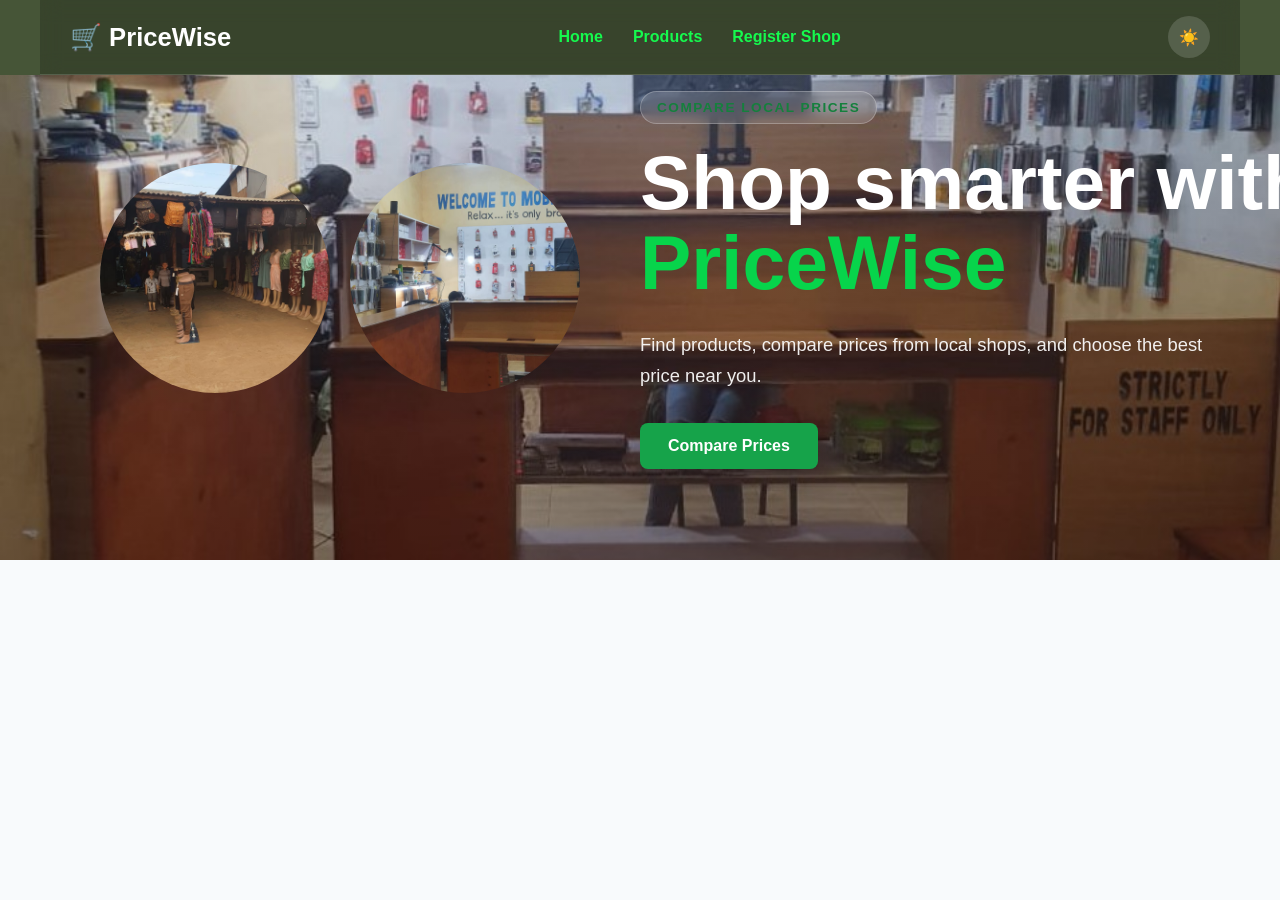
<file: index.html>
<!DOCTYPE html>
<html lang="en">

<head>
    <meta charset="UTF-8">
    <meta name="viewport" content="width=device-width, initial-scale=1.0">

    <title>PriceWise</title>

    <link rel="stylesheet" href="css/style.css">
</head>

<body>

    <header>
        <nav>

           
            <div class="logo">
                🛒 PriceWise
            </div>

           
            <button class="menu-button" onclick="toggleMenu()">
                ☰
            </button>

            
            <ul id="navLinks">
                <li><a href="index.html">Home</a></li>
                <li><a href="products.html">Products</a></li>
                <li><a href="shop-form.html">Register Shop</a></li>
            </ul>

            
            <button id="theme-toggle" class="theme-btn">
                ☀️
            </button>

        </nav>
    </header>


    <main>

        <section class="hero" id="home">
        
            
            <div class="hero-images">
        
                <div class="image-card">
                    <img src="images/9.jpeg" alt="Local shop">
                </div>
                <div class="image-card">
                    <img src="images/local-shop.jpeg" alt="Local shop">

                </div>
        
            </div>
        
        
            
            <div class="hero-content">
        
                <p class="hero-small-text">
                    COMPARE LOCAL PRICES
                </p>
        
                <h1 class="typing">
                    Shop smarter with
                    <span>PriceWise</span>
                </h1>
        
                <p class="hero-description">
                    Find products, compare prices from local shops,
                    and choose the best price near you.
                </p>
        
                <a href="products.html" class="hero-button">
                    Compare Prices
                </a>
        
            </div>
        
        </section>

    </main>

    <script src="js/script.js"></script>

</body>

</html>
</file>
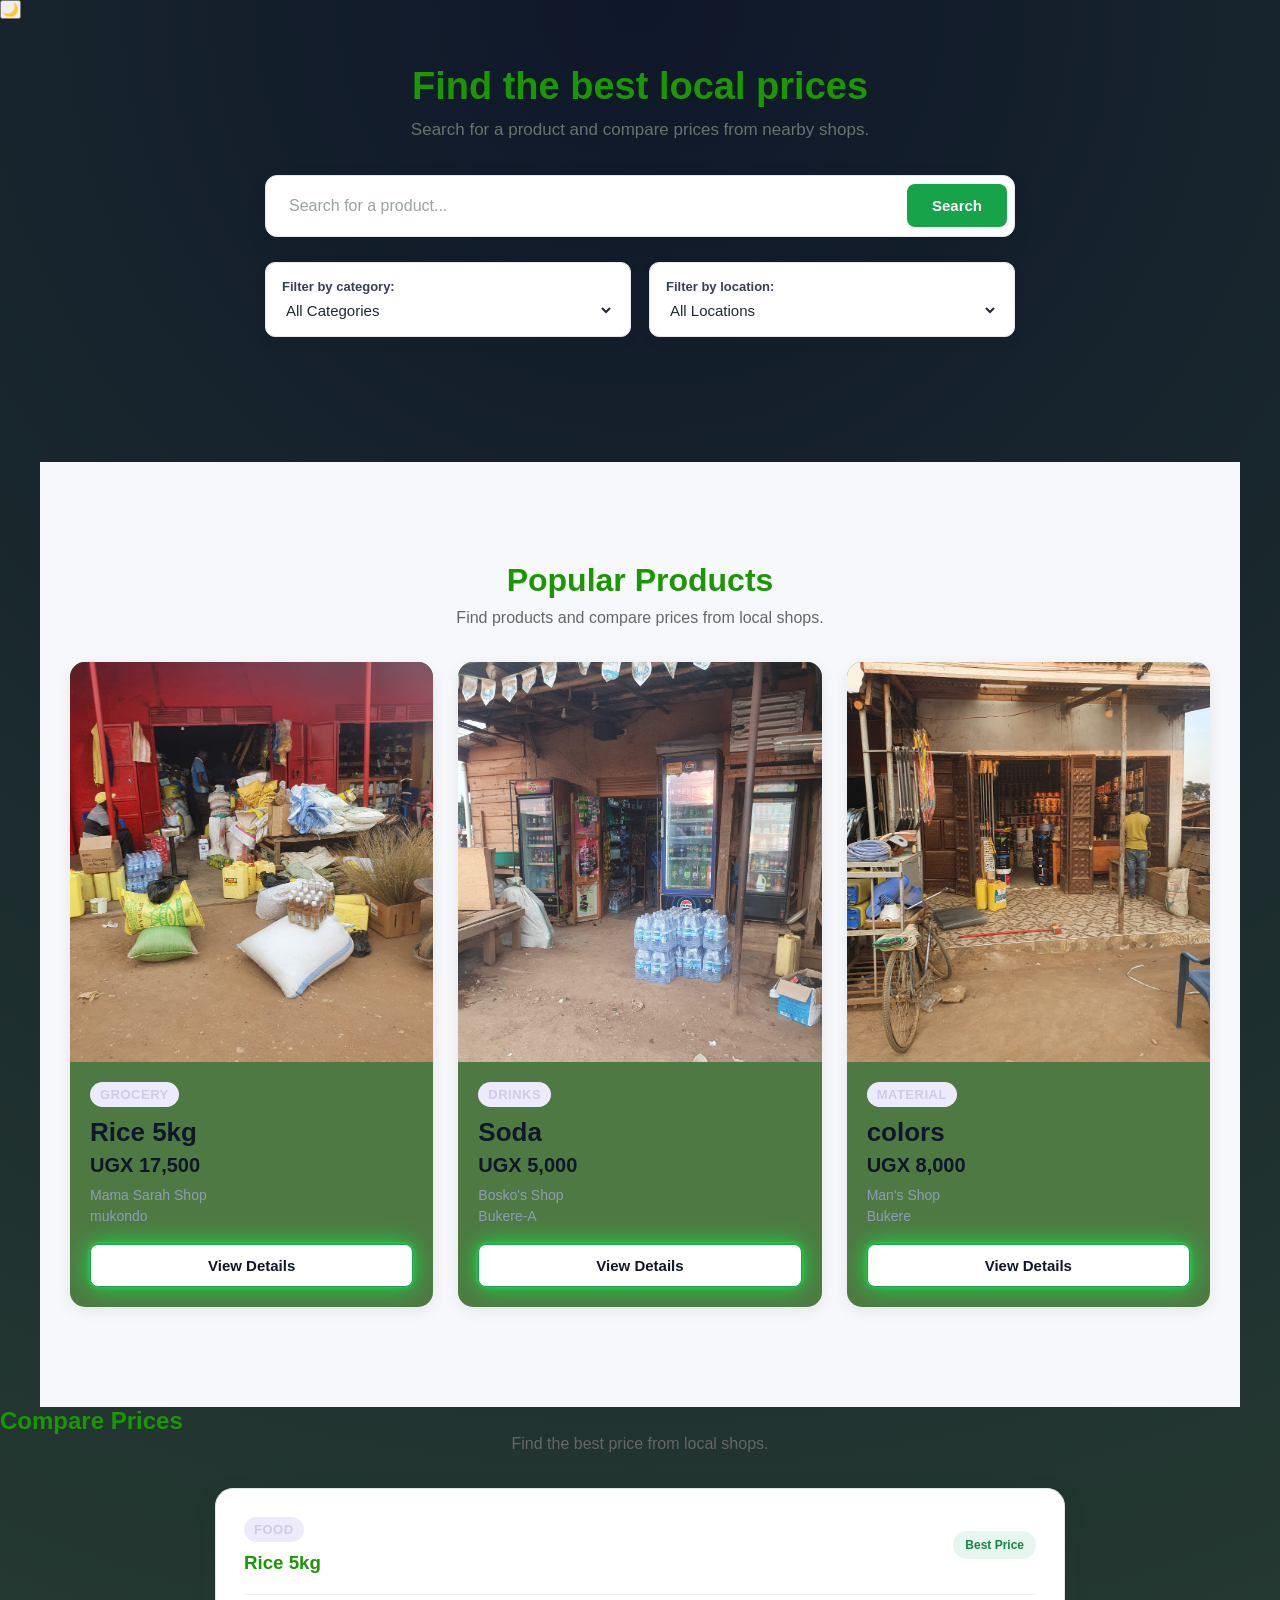
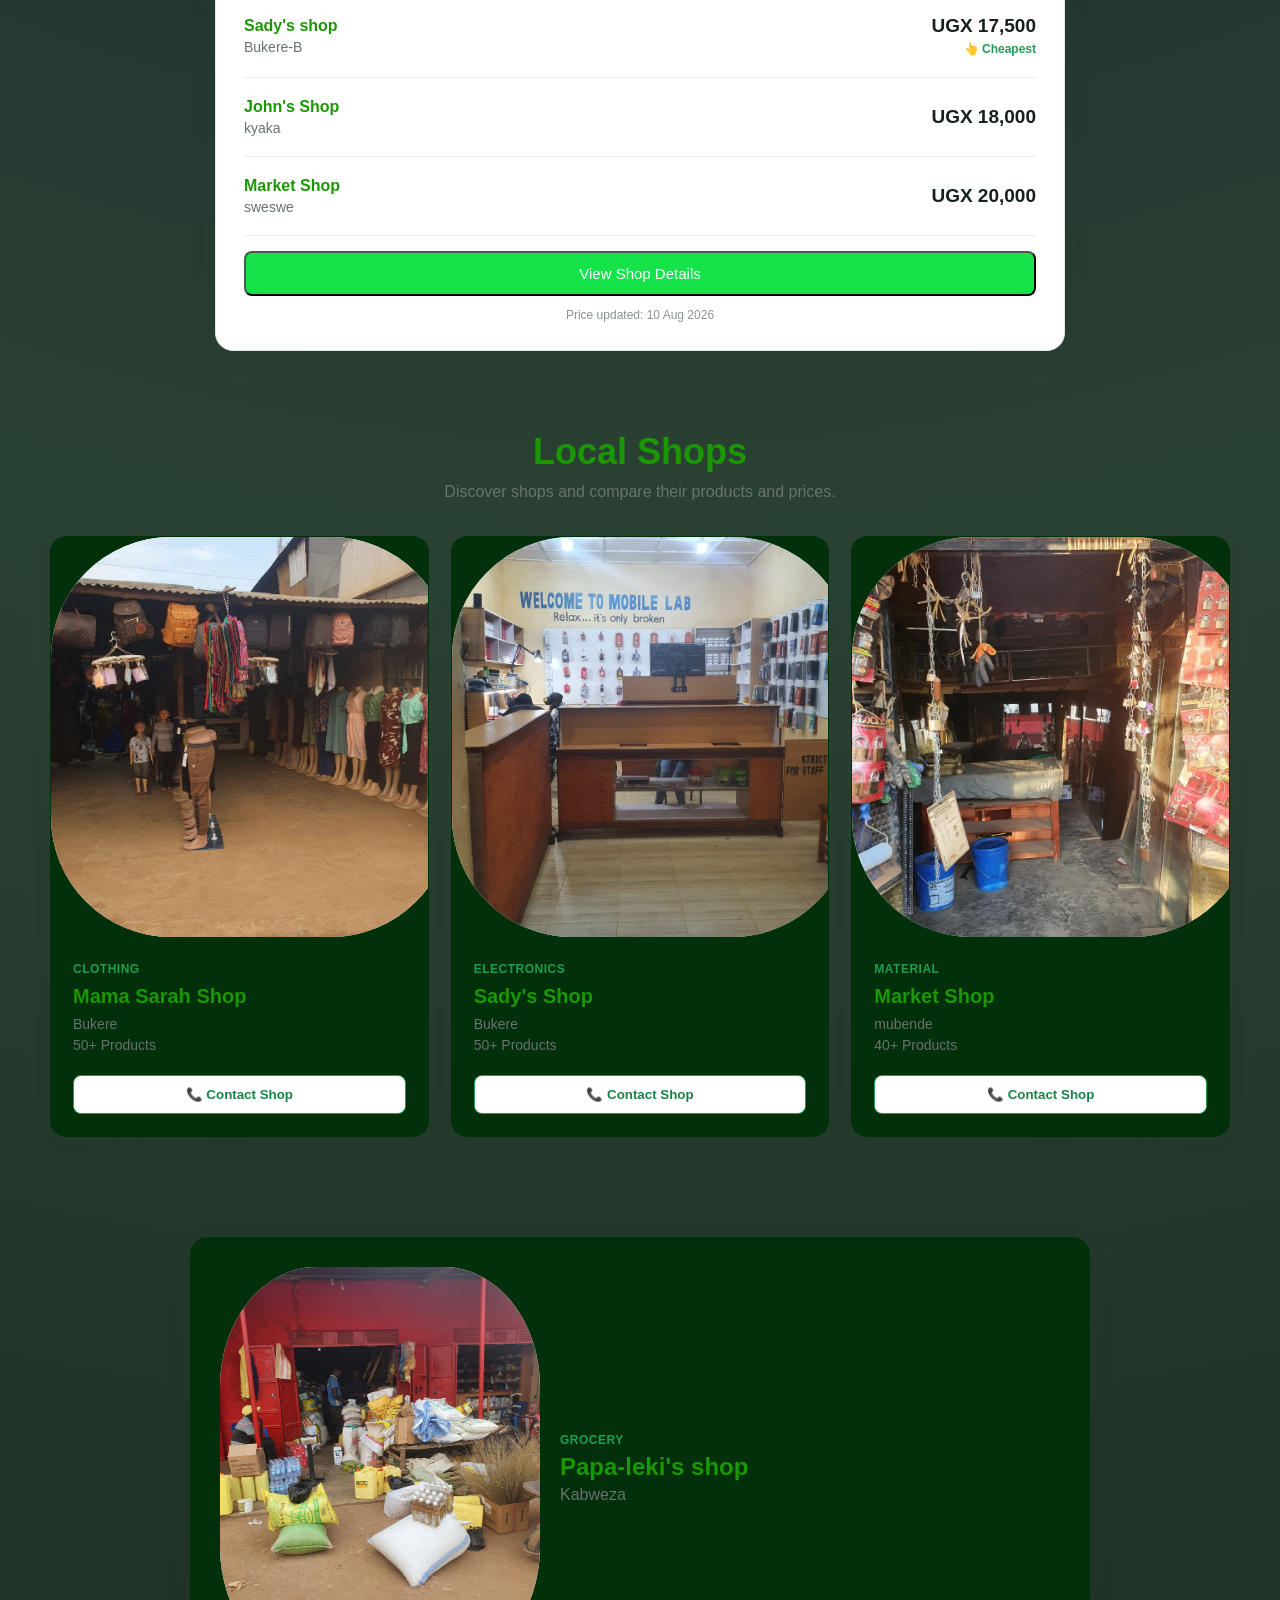
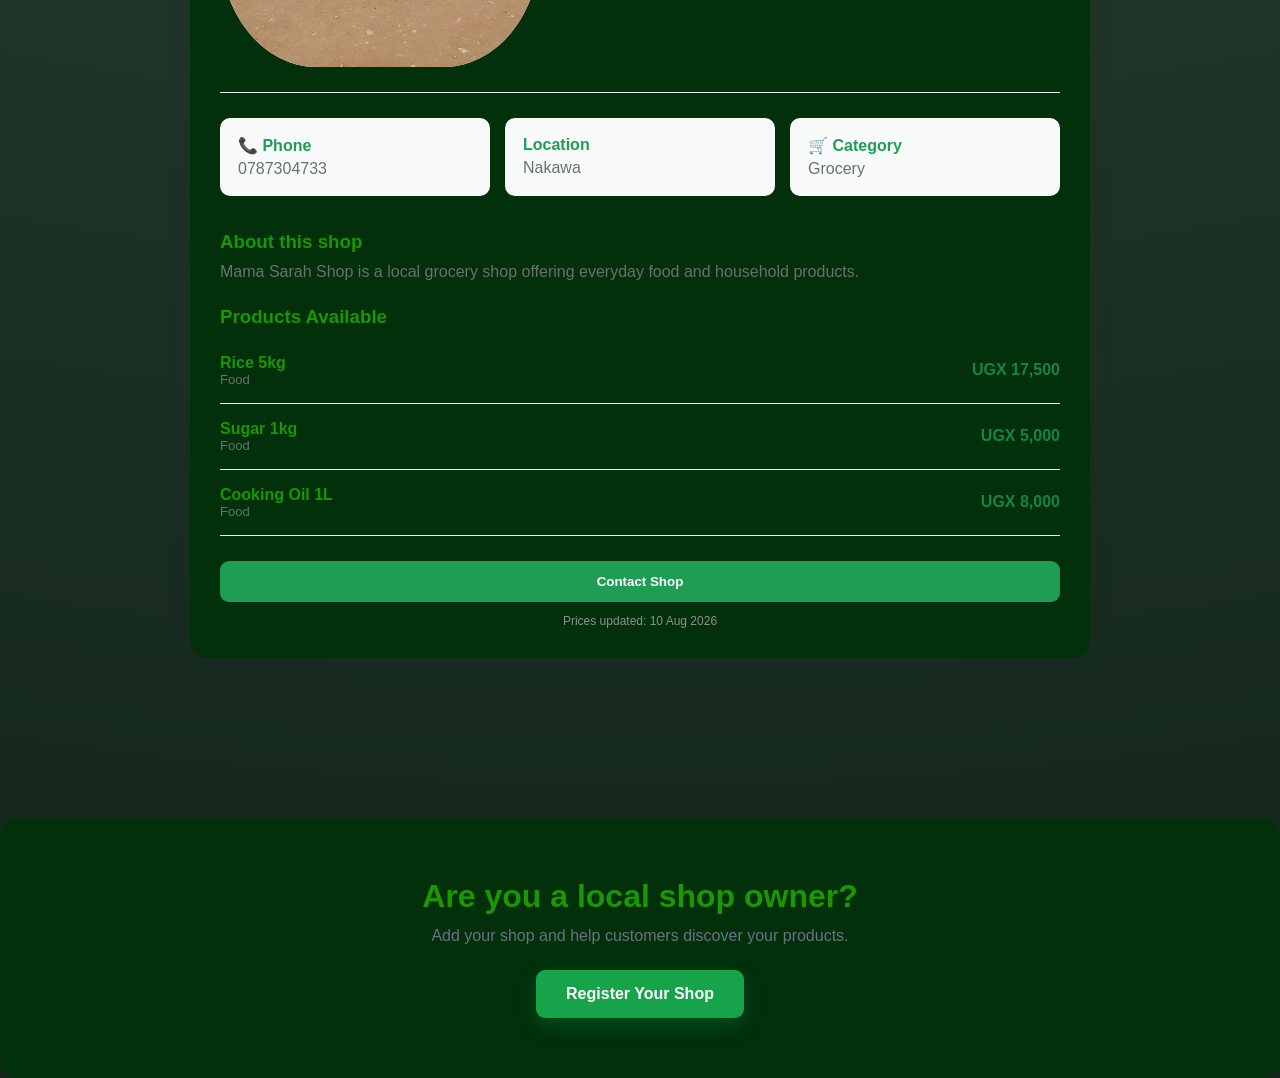
<file: products.html>
<!DOCTYPE html>
<html lang="en">

<head>
    <meta charset="UTF-8">
    <meta name="viewport" content="width=device-width, initial-scale=1.0">

    <title>PriceWise</title>

    <style>
* {
    margin: 0;
    padding: 0;
    box-sizing: border-box;
}

body {
    font-family: Arial, Helvetica, sans-serif;
    background: radial-gradient(circle at top, #0f172a, #2a4233,#14251b);
    color: rgb(27, 151, 3);
    overflow-x: hidden;
}

.search-section {
    max-width: 1180px;
    margin: 0 auto;
    padding: 70px 24px 50px;
}

.search-section > h2 {
    text-align: center;
    font-size: 38px;
    line-height: 1.2;
    margin-bottom: 10px;
}

.search-section > p {
    text-align: center;
    color: #68736d;
    font-size: 17px;
    margin-bottom: 35px;
}

.search-box {
    max-width: 760px;
    margin: 0 auto 30px;

    display: flex;
    align-items: center;
    gap: 10px;

    background: #63a544;
    padding: 8px;

    border: 1px solid #4f6657;
    border-radius: 14px;

    box-shadow: 0 8px 30px rgba(20, 60, 35, 0.07);
}

.search-box input {
    flex: 1;

    min-width: 0;

    border: none;
    outline: none;

    padding: 15px 18px;

    background: transparent;

    color: #17211b;
    font-size: 16px;
}

.search-box input::placeholder {
    color: #9aa39e;
}

.search-box button {
    border: none;

    padding: 14px 28px;

    border-radius: 10px;

    background: #1f9d55;
    color: #ffffff;

    font-size: 15px;
    font-weight: 700;

    cursor: pointer;

    transition: 0.2s ease;
}

.search-box button:hover {
    background: #178447;
    transform: translateY(-1px);
}



.filters {
    max-width: 760px;
    margin: 0 auto 50px;

    display: grid;
    grid-template-columns: 1fr 1fr;
    gap: 18px;
}

.filter-group {
    background: #ffffff;

    padding: 16px 18px;

    border: 1px solid #e1e7e3;
    border-radius: 12px;

    box-shadow: 0 4px 16px rgba(20, 60, 35, 0.04);
}

.filter-group label {
    display: block;

    margin-bottom: 7px;

    color: #4c5951;

    font-size: 13px;
    font-weight: 700;
}

.filter-group select {
    width: 100%;

    border: none;
    outline: none;

    background: transparent;

    color: #17211b;

    font-size: 15px;

    cursor: pointer;
}



#searchResults {
    display: grid;

    grid-template-columns: repeat(3, 1fr);

    gap: 22px;

    margin-top: 25px;
}

.product-result {
    background: #ffffff;

    padding: 24px;

    border: 1px solid #e1e7e3;
    border-radius: 16px;

    box-shadow: 0 5px 20px rgba(20, 60, 35, 0.05);

    transition: 0.25s ease;
}

.product-result:hover {
    transform: translateY(-5px);

    box-shadow: 0 12px 28px rgba(20, 60, 35, 0.10);
}

.product-result h3 {
    margin-bottom: 8px;

    color: #17211b;
    font-size: 21px;
}

.product-result p {
    margin-bottom: 20px;

    color: #68736d;
    font-size: 14px;
}

.product-result .compare-btn {
    width: 100%;

    padding: 12px 18px;

    border: none;
    border-radius: 9px;

    background: #1f9d55;
    color: #ffffff;

    font-size: 14px;
    font-weight: 700;

    cursor: pointer;

    transition: 0.2s ease;
}

.product-result .compare-btn:hover {
    background: #178447;
}

.products {
    max-width: 1200px;
    margin: auto;
    padding: 100px 30px;
}


.product-grid {
    display: grid;

    grid-template-columns: repeat(3, 1fr);

    gap: 25px;

    max-width: 1200px;

    margin: 35px auto 0;
}

.product-card {
    
    background-color: #161b22;

    border-radius: 15px;

    overflow: hidden;

    box-shadow: 0 4px 15px rgba(0, 0, 0, 0.08);

    transition: 0.3s;
}

.product-card img {
    width: 100%;
    height: 220px;
    object-fit: cover;
} 
.product-content {
    padding: 25px;
}

.product-content h3 {
    color: white;
    margin-bottom: 15px;
}

.product-content p {
    color: #94a3b8;
    line-height: 1.7;
    margin-bottom: 20px;
}

.product-button {
    width: 100%;

    margin-top: 15px;

    padding: 11px;

    border: 1px solid #1f9d55;
    border-radius: 8px;

    background: #ffffff;
    color: #22b305;

    font-weight: 700;

    cursor: pointer;
}


#comparisonResults {
    margin-top: 35px;
}

.comparison-card {
    max-width: 850px;
    margin: 0 auto;

    background: #ffffff;

    border: 1px solid #e1e7e3;
    border-radius: 18px;

    padding: 28px;

    box-shadow: 0 8px 30px rgba(20, 60, 35, 0.06);
}

.comparison-header {
    display: flex;
    justify-content: space-between;
    align-items: center;

    padding-bottom: 20px;

    border-bottom: 1px solid #edf1ee;
}

.best-price {
    display: inline-block;

    padding: 7px 12px;

    border-radius: 20px;

    background: #e7f7ed;
    color: #178447;

    font-size: 12px;
    font-weight: 700;
}

.price-row {
    display: flex;
    align-items: center;
    justify-content: space-between;

    padding: 20px 0;

    border-bottom: 1px solid #edf1ee;
}

.shop-info h4 {
    margin-bottom: 4px;
}

.shop-info p {
    color: #68736d;
    font-size: 14px;
}

.price {
    text-align: right;
}

.price strong {
    display: block;

    color: #17211b;
    font-size: 19px;
}

.cheapest {
    display: inline-block;

    margin-top: 5px;

    color: #1f9d55;

    font-size: 12px;
    font-weight: 700;
}



.shops {
    padding: 80px 24px;
}

.shops .container {
    max-width: 1180px;
    margin: 0 auto;
}

.shops h2 {
    text-align: center;

    font-size: 36px;

    margin-bottom: 10px;
}

.shops .section-description {
    text-align: center;

    max-width: 600px;
    margin: 0 auto 35px;

    color: #68736d;
}

.shop-grid {
    display: grid;

    grid-template-columns: repeat(3, 1fr);

    gap: 22px;
}

.shop-card {
    background: #01300b;

    border: 1px solid #01300b;
    border-radius: 16px;

    overflow: hidden;

    box-shadow: 0 5px 20px rgba(20, 60, 35, 0.05);

    transition: 0.25s ease;
}

.shop-card:hover {
    transform: translateY(-5px);

    box-shadow: 0 12px 28px rgba(20, 60, 35, 0.10);
}

.shop-image {
    min-height: 130px;

    display: flex;
    align-items: center;
    justify-content: center;

    background: #eaf8ef;

    font-size: 48px;
}

.shop-card .shop-info {
    padding: 22px;
}

.shop-category,
.product-category {
    color: #1f9d55;

    font-size: 12px;
    font-weight: 700;

    text-transform: uppercase;
    letter-spacing: 0.5px;
}

.shop-card h3 {
    margin: 8px 0;

    font-size: 20px;
}

.shop-location,
.shop-products {
    color: #68736d;

    font-size: 14px;

    margin-bottom: 7px;
}

.shop-button {
    width: 100%;

    margin-top: 15px;

    padding: 11px;

    border: 1px solid #1f9d55;
    border-radius: 8px;

    background: #ffffff;
    color: #178447;

    font-weight: 700;

    cursor: pointer;
}

.shop-button:hover {
    background: #eaf8ef;
}




.shop-details {
    padding: 20px 24px 80px;
}

.shop-details-card {
    max-width: 900px;

    margin: 0 auto;

    background: #01300b;

    padding: 30px;

    border: none;
    border-radius: 18px;

    box-shadow: 0 8px 30px rgba(20, 60, 35, 0.06);
}

.shop-details-header {
    display: flex;
    align-items: center;
    gap: 20px;

    padding-bottom: 25px;

    border-bottom: 1px solid #edf1ee;
}

.shop-details-image {
    width: 80px;
    height: 80px;

    display: flex;
    align-items: center;
    justify-content: center;

    border-radius: 14px;

    background: #eaf8ef;

    font-size: 36px;
}

.shop-details-title h2 {
    margin: 5px 0;
}

.shop-details-title p {
    color: #68736d;
}

.shop-contact {
    display: grid;
    grid-template-columns: repeat(3, 1fr);

    gap: 15px;

    padding: 25px 0;
}

.shop-contact > div {
    padding: 18px;

    background: #f7faf8;

    border-radius: 10px;
}

.shop-contact strong {
    display: block;

    margin-bottom: 5px;

    color: #1f9d55;
}

.shop-contact p {
    color: #68736d;
}

.shop-about {
    padding: 10px 0 25px;
}

.shop-about h3,
.shop-products-list h3 {
    margin-bottom: 10px;
}

.shop-about p {
    color: #68736d;
}

.shop-product {
    display: flex;
    justify-content: space-between;
    align-items: center;

    padding: 16px 0;

    border-bottom: 1px solid #edf1ee;
}

.shop-product p {
    color: #68736d;
    font-size: 13px;
}

.shop-product strong {
    color: #178447;
}

.contact-shop-button {
    width: 100%;

    margin-top: 25px;

    padding: 13px;

    border: none;
    border-radius: 9px;

    background: #1f9d55;
    color: #ffffff;

    font-weight: 700;

    cursor: pointer;
}

.shop-updated,
.updated {
    margin-top: 12px;

    text-align: center;

    color: #8a948e;

    font-size: 12px;
}





.shop-cta h2 {
    margin-bottom: 10px;

    font-size: 32px;
}

.shop-cta p {
    max-width: 580px;

    margin: 0 auto 25px;

    color: #68736d;
}


.products-page {
    background: #f8faf9;
    min-height: 100vh;
}



.products-hero {
    text-align: center;
    padding: 70px 20px 45px;

    background: #ffffff;
}

.section-label {
    color: #16a34a;
    font-size: 13px;
    font-weight: 700;
    letter-spacing: 2px;
    margin-bottom: 12px;
}

.products-hero h1 {
    font-size: clamp(38px, 6vw, 58px);
    line-height: 1.1;
    margin-bottom: 18px;
}

.products-hero h1 span {
    color: #16a34a;
}

.products-hero>p:last-child {
    color: #6b7280;
    font-size: 17px;
    max-width: 600px;
    margin: auto;
}



.search-section {
    max-width: 1100px;
    margin: 0 auto;
    padding: 45px 20px 70px;
}



.search-box {
    max-width: 750px;
    margin: 0 auto 25px;

    display: flex;

    background: white;
    padding: 7px;

    border: 1px solid #e5e7eb;
    border-radius: 12px;

    box-shadow: 0 8px 25px rgba(0, 0, 0, 0.06);
}

.search-box input {
    flex: 1;

    border: none;
    outline: none;

    padding: 14px 16px;

    font-size: 16px;
    background: transparent;
}

.search-box button {
    border: none;

    padding: 13px 25px;

    border-radius: 8px;

    background: #16a34a;
    color: white;

    font-weight: 700;

    cursor: pointer;
}

.search-box button:hover {
    background: #15803d;
}



.filters {
    max-width: 750px;
    margin: 0 auto 55px;

    display: grid;
    grid-template-columns: 1fr 1fr;
    gap: 18px;
}

.filter-group {
    background: white;

    padding: 16px;

    border: 1px solid #e5e7eb;
    border-radius: 10px;
}

.filter-group label {
    display: block;

    color: #374151;

    font-size: 13px;
    font-weight: 700;

    margin-bottom: 7px;
}

.filter-group select {
    width: 100%;

    border: none;
    outline: none;

    background: transparent;

    font-size: 15px;
    color: #1f2937;
}



.results-section {
    margin-top: 20px;
}

.section-heading {
    margin-bottom: 25px;
}

.section-heading h2 {
    font-size: 30px;
    margin-bottom: 5px;
}

.section-heading p {
    color: #6b7280;
}



#searchResults {
    display: grid;

    grid-template-columns:
        repeat(3, minmax(0, 1fr));

    gap: 20px;
}

.product-result {
    background: #ffffff;

    padding: 25px;

    border: 1px solid #e5e7eb;
    border-radius: 14px;

    box-shadow: 0 5px 18px rgba(0, 0, 0, 0.04);

    transition: 0.2s ease;
}

.product-result:hover {
    transform: translateY(-4px);

    box-shadow:
        0 12px 25px rgba(0, 0, 0, 0.08);
}

.product-result h3 {
    font-size: 20px;
    margin-bottom: 7px;
}

.product-result p {
    color: #6b7280;
    margin-bottom: 20px;
}

.compare-btn {
    width: 100%;

    border: none;

    padding: 12px;

    border-radius: 8px;

    background: #16a34a;
    color: white;

    font-weight: 700;

    cursor: pointer;
}

.compare-btn:hover {
    background: #15803d;
}



.comparison-section {
    margin-top: 55px;
}

#comparisonResults {
    background: transparent;
}



.shop-cta {
    margin-top: 80px;

    padding: 60px 30px;

    text-align: center;

    background: #01300b;

    border-radius: 18px;
}

.shop-cta h2 {
    font-size: 32px;
    margin-bottom: 12px;
}

.shop-cta p:not(.section-label) {
    max-width: 550px;
    margin: 0 auto 25px;

    color: #6b7280;
}
.shop-image {
    width: 400px;
    height: 400px;

    border-radius: 30%;
    overflow: hidden;
}

.shop-image img {
    width: 100%;
    height: 100%;
    object-fit: cover;
}

.shop-details-image {
    width: 320px;
    height: 400px;

    border-radius: 30%;
    overflow: hidden;
}

.shop-details-image img {
    width: 100%;
    height: 100%;
    object-fit: cover;
}


.hero-button {
    display: inline-block;

    padding: 15px 30px;

    border-radius: 9px;

    background: #16a34a;

    color: white;

    text-decoration: none;

    font-weight: 700;

    transition: 0.3s ease;

    box-shadow: 0 8px 20px rgba(22, 163, 74, 0.25);
}

.hero-button:hover {
    background: #15803d;

    transform: translateY(-3px);
}


.phone-popup {
    display: none;

    position: fixed;
    inset: 0;

    z-index: 9999;

    background: rgba(0, 0, 0, 0.6);

    align-items: center;
    justify-content: center;
}

.phone-popup.show {
    display: flex;
}

.phone-popup-content {
    position: relative;

    width: 90%;
    max-width: 380px;

    padding: 35px 25px;

    background: white;

    border-radius: 20px;

    text-align: center;

    box-shadow: 0 20px 50px rgba(0, 0, 0, 0.3);
}

.close-btn {
    position: absolute;

    top: 12px;
    right: 15px;

    border: none;
    background: none;

    font-size: 28px;

    cursor: pointer;
}

.phone-icon {
    font-size: 40px;

    margin-bottom: 10px;
}

.phone-popup-content h2 {
    margin-bottom: 10px;
}

.phone-popup-content p {
    color: #666;
}

.phone-number {
    display: block;

    margin: 15px 0 20px;

    color: #16a34a;

    font-size: 1.4rem;
    font-weight: bold;

    text-decoration: none;
}

.call-btn {
    display: inline-block;

    padding: 12px 25px;

    background: #16a34a;
    color: white;

    border-radius: 8px;

    text-decoration: none;
    font-weight: bold;
}






.products {
    background-color: #f7f8fc;
}

.products h2 {
    text-align: center;
    font-size: 32px;
    margin-bottom: 10px;
}

.section-description {
    text-align: center;
    color: #666;
    margin-bottom: 35px;
}



.product-grid {
    display: grid;

    grid-template-columns: repeat(3, 1fr);

    gap: 25px;

    max-width: 1200px;

    margin: 0 auto;
}




.product-card {
    background-color: rgb(79, 121, 67);

    border-radius: 15px;

    overflow: hidden;

    box-shadow: 0 4px 15px rgba(0, 0, 0, 0.08);

    transition: 0.3s;
}




.product-card:hover {
    transform: translateY(-5px);

    box-shadow: 0 8px 20px rgba(0, 0, 0, 0.12);
}



.product-image {
    width: 100%;

    height: 400px;

    overflow: hidden;
}

.product-image img {
    width: 100%;

    height: 100%;

    object-fit: cover;
}



.product-info {
    padding: 20px;
}

.product-category {
    display: inline-block;

    background-color: #eeeafe;

    color: #cecbe4;

    padding: 5px 10px;

    border-radius: 20px;

    font-size: 13px;

    margin-bottom: 10px;
}

.product-info h3 {
    font-size: 26px;

    margin-bottom: 6px;

    color: #0f172a;
}

.product-price {
    font-size: 20px;

    font-weight: bold;

    margin-bottom: 10px;

    color: #0f172a;
}

.shop-name,
.shop-location {

    font-size: 14px;

    margin-bottom: 5px;

    color: #8f9bb8;
}




.product-button {
    width: 100%;

    padding: 12px;

    margin-top: 15px;

    /* background-color: #16e249; */

    color: #0f172a;;

    border-radius: 8px;

    font-size: 15px;

    cursor: pointer;

    box-shadow: 0 0 5px #16e249,0 0 25px #16e249;
}

.product-button:hover {

    box-shadow: 0 0 5px #16e249,0 0 25px #16e249,0 0 50px #16e249,0 0 100px #16e249, 0 0 200px;
}
.comparison-button {
    width: 100%;

    padding: 12px;

    margin-top: 15px;

    background-color: #16e249;

    color: white;

    border-radius: 8px;

    font-size: 15px;

    cursor: pointer;

}
.comparison-button:hover {

    box-shadow: 0 0 5px #16e249,0 0 25px #16e249,0 0 50px #16e249,0 0 100px #16e249, 0 0 200px;
}

@media (max-width: 600px) {
    .product-grid,
    #searchResults,
    .shop-grid {
        grid-template-columns: 1fr;
        gap: 18px;
        padding: 0 16px;
    }

    .product-card {
        display: flex;
        flex-direction: row;
        align-items: center;
        height: auto;
        overflow: hidden;
    }

    .product-image,
    .product-card img {
        width: 120px;
        height: 120px;
        flex-shrink: 0;
    }

    .product-content,
    .product-info {
        padding: 14px;
        overflow: hidden;
    }

    .product-category,
    .shop-category {
        white-space: nowrap;
        font-size: 11px;
        padding: 4px 10px;
    }

    .product-content h3,
    .product-info h3 {
        font-size: 18px;
        white-space: normal;
    }

    .product-button,
    .compare-btn {
        width: auto;
        padding: 10px 16px;
        font-size: 13px;
    }
}
@media (max-width: 600px) {
   

   

    .shop-card {
        padding: 12px;
    }

    .shop-card .shop-info {
        padding: 16px 4px 4px;
    }

    .shop-card h3 {
        font-size: 18px;
        margin: 6px 0;
    }

    .shop-location,
    .shop-products {
        font-size: 13px;
    }

    .shop-button {
        padding: 10px;
        font-size: 14px;
    }
}

@media (max-width: 600px) {
    .shop-image,
    .product-image {
        width: 100% !important;
        height: 180px !important;
        border-radius: 12px !important;
        max-width: 100%;
    }

     .shop-image img {
        width: 100%;
        height: 100%;
        object-fit: cover;
    }
}

    </style>
</head>

<body>
<button id="themeToggle" class="theme-toggle" aria-label="Toggle dark mode">
    <span class="theme-icon">🌙</span>
</button>
<section class="search-section">

    <h2>Find the best local prices</h2>

    <p>
        Search for a product and compare prices from nearby shops.
    </p>

    <div class="search-box">

        <input type="text" id="searchInput" placeholder="Search for a product...">

        <button id="searchButton">
            Search
        </button>

    </div>

   
    <div id="searchResults"></div>

   
    <div class="filters">

        
        <div class="filter-group">

            <label for="categorySelect">
                Filter by category:
            </label>

            <select id="categorySelect">

                <option value="all">
                    All Categories
                </option>

                <option value="Food">
                    Grocery
                </option>

                <option value="Electronics">
                    Electronics
                </option>

                <option value="Clothing">
                    Clothing
                </option>

                <option value="Drinks">
                    Drinks
                </option>

                <option value="Materials">
                    Materials
                </option>

            </select>

        </div>


        <div class="filter-group">

            <label for="locationSelect">
                Filter by location:
            </label>

            <select id="locationSelect">

                <option value="all">
                    All Locations
                </option>

                <option value="Kalerwe">
                    Kalerwe
                </option>

                <option value="Ntinda">
                    Ntinda
                </option>

                <option value="Nakawa">
                    Nakawa
                </option>

            </select>

        </div>

    </div>


    <div id="comparisonResults"></div>
</section>


<section class="products" id="products">

    <div class="container">

        <h2>Popular Products</h2>

        <p class="section-description">
            Find products and compare prices from local shops.
        </p>


        

        <div class="product-grid">

            

            <div class="product-card">

                <div class="product-image">
                    <img src="images/2.jpeg" alt="Rice 5kg">
                </div>

                <div class="product-info">

                    <span class="product-category">
                        grocery
                    </span>

                    <h3>Rice 5kg</h3>

                    <p class="product-price">
                        UGX 17,500
                    </p>

                    <p class="shop-name">
                         Mama Sarah Shop
                    </p>

                    <p class="shop-location">
                         mukondo
                    </p>

                    <button class="product-button">
                        View Details
                    </button>

                </div>

            </div>


            

            <div class="product-card">

                <div class="product-image">
                    <img src="images/6.jpeg" alt="">
                </div>

                <div class="product-info">

                    <span class="product-category">
                        drinks
                    </span>

                    <h3>Soda</h3>

                    <p class="product-price">
                        UGX 5,000
                    </p>

                    <p class="shop-name">
                         Bosko's Shop
                    </p>

                    <p class="shop-location">
                         Bukere-A
                    </p>

                    <button class="product-button">
                        View Details
                    </button>

                </div>

            </div>


           

            <div class="product-card">

                <div class="product-image">
                    <img src="images/7.jpeg" alt="colors">
                </div>

                <div class="product-info">

                    <span class="product-category">
                       Material
                    </span>

                    <h3>colors</h3>

                    <p class="product-price">
                        UGX 8,000
                    </p>

                    <p class="shop-name">
                         Man's Shop
                    </p>

                    <p class="shop-location">
                         Bukere
                    </p>

                    <button class="product-button">
                        View Details
                    </button>

                </div>

            </div>

        </div>

    </div>

</section>

<section class="price-comparison" id="comparison">

    <div class="container">

        <h2>Compare Prices</h2>

        <p class="section-description">
            Find the best price from local shops.
        </p>

        <div class="comparison-card">

            

            <div class="comparison-header">

                <div>
                    <span class="product-category">
                        Food
                    </span>

                    <h3>Rice 5kg</h3>
                </div>

                <span class="best-price">
                    Best Price
                </span>

            </div>


            

            <div class="price-row">

                <div class="shop-info">
                   
                    <h4>Sady's shop</h4>

                    <p>Bukere-B</p>

                </div>

                <div class="price">

                    <strong>UGX 17,500</strong>

                    <span class="cheapest">
                        👆 Cheapest
                    </span>

                </div>

            </div>




            <div class="price-row">

                <div class="shop-info">
                  

                    <h4>John's Shop</h4>

                    <p> kyaka</p>

                </div>

                <div class="price">

                    <strong>UGX 18,000</strong>

                </div>

            </div>

            <div class="price-row">

                <div class="shop-info">
                   

                    <h4>Market Shop</h4>

                    <p> sweswe</p>

                </div>

                <div class="price">

                    <strong>UGX 20,000</strong>

                </div>

            </div>


            <button class="comparison-button">
                View Shop Details
            </button>

            <p class="updated">
                Price updated: 10 Aug 2026
            </p>

        </div>

    </div>

</section>

<section class="shops" id="shops">

    <div class="container">

        <h2>Local Shops</h2>

        <p class="section-description">
            Discover shops and compare their products and prices.
        </p>


        

        <div class="shop-grid">


           

            <div class="shop-card">

                <div class="shop-image">
                    <div class="product-image">
                        <img src="images/9.jpeg" alt="colors">
                    </div>
                </div>

                <div class="shop-info">

                    <span class="shop-category">
                        Clothing
                    </span>

                    <h3>Mama Sarah Shop</h3>

                    <p class="shop-location">
                         Bukere
                    </p>

                    <p class="shop-products">
                         50+ Products
                    </p>

                    <button class="shop-button" onclick="showPhone()">
                        📞 Contact Shop
                    </button>


                </div>

            </div>


      

            <div class="shop-card">

                <div class="shop-image">
                    <div class="product-image">
                        <img src="images/1.jpeg" alt="colors">
                    </div>
                </div>

                <div class="shop-info">

                    <span class="shop-category">
                        Electronics
                    </span>

                    <h3>Sady's Shop</h3>

                    <p class="shop-location">
                         Bukere
                    </p>

                    <p class="shop-products">
                         50+ Products
                    </p>

                    <button class="shop-button" onclick="showPhone()">
                        📞 Contact Shop
                    </button>

                </div>

            </div>


        

            <div class="shop-card">

                <div class="shop-image">
                    <div class="product-image">
                        <img src="images/4.jpeg" alt="colors">
                    </div>
                </div>

                <div class="shop-info">

                    <span class="shop-category">
                        Material
                    </span>

                    <h3>Market Shop</h3>

                    <p class="shop-location">
                        mubende
                    </p>

                    <p class="shop-products">
                         40+ Products
                    </p>

                    <button class="shop-button" onclick="showPhone()">
                        📞 Contact Shop
                    </button>

                </div>

            </div>


        </div>

    </div>

</section>

<section class="shop-details" id="shop-details">

    <div class="container">

        <div class="shop-details-card">

            

            <div class="shop-details-header">

                <div class="shop-details-image">
                    <div class="product-image">
                        <img src="images/2.jpeg" alt="colors">
                    </div>
                </div>

                <div class="shop-details-title">

                    <span class="shop-category">
                        Grocery
                    </span>

                    <h2>Papa-leki's shop</h2>

                    <p> Kabweza</p>

                </div>

            </div>



            <div class="shop-contact">

                <div>
                    <strong>📞 Phone</strong>
                    <p>0787304733</p>
                </div>

                <div>
                    <strong> Location</strong>
                    <p>Nakawa</p>
                </div>

                <div>
                    <strong>🛒 Category</strong>
                    <p>Grocery</p>
                </div>

            </div>


           

            <div class="shop-about">

                <h3>About this shop</h3>

                <p>
                    Mama Sarah Shop is a local grocery shop
                    offering everyday food and household products.
                </p>

            </div>


            

            <div class="shop-products-list">

                <h3>Products Available</h3>


                <div class="shop-product">

                    <div>
                        <h4>Rice 5kg</h4>
                        <p>Food</p>
                    </div>

                    <strong>
                        UGX 17,500
                    </strong>

                </div>


                <div class="shop-product">

                    <div>
                        <h4>Sugar 1kg</h4>
                        <p>Food</p>
                    </div>

                    <strong>
                        UGX 5,000
                    </strong>

                </div>


                <div class="shop-product">

                    <div>
                        <h4>Cooking Oil 1L</h4>
                        <p>Food</p>
                    </div>

                    <strong>
                        UGX 8,000
                    </strong>

                </div>

            </div>


            

            <button class="contact-shop-button">
                Contact Shop
            </button>


            <p class="shop-updated">
                Prices updated: 10 Aug 2026
            </p>

        </div>

    </div>

</section>



<section class="shop-cta">

    <h2>Are you a local shop owner?</h2>

    <p>
        Add your shop and help customers discover your products.
    </p>

    <a href="shop-form.html" class="hero-button">
        Register Your Shop
    </a>

</section>

<div id="phonePopup" class="phone-popup">

    <div class="phone-popup-content">

        <button class="close-btn" onclick="closePhone()">
            ×
        </button>

        <div class="phone-icon">
            📞
        </div>

        <h2>Contact Shop</h2>

        <p>Call this shop for more information:</p>

        <a href="tel:0700123456" class="phone-number">
            0700 123 456
        </a>

        <a href="tel:0700123456" class="call-btn">
            📞 Call Shop
        </a>

    </div>

</div>
<script src="js/data.js"></script>
<script src="js/script.js"></script>



</body>
</html>
</file>
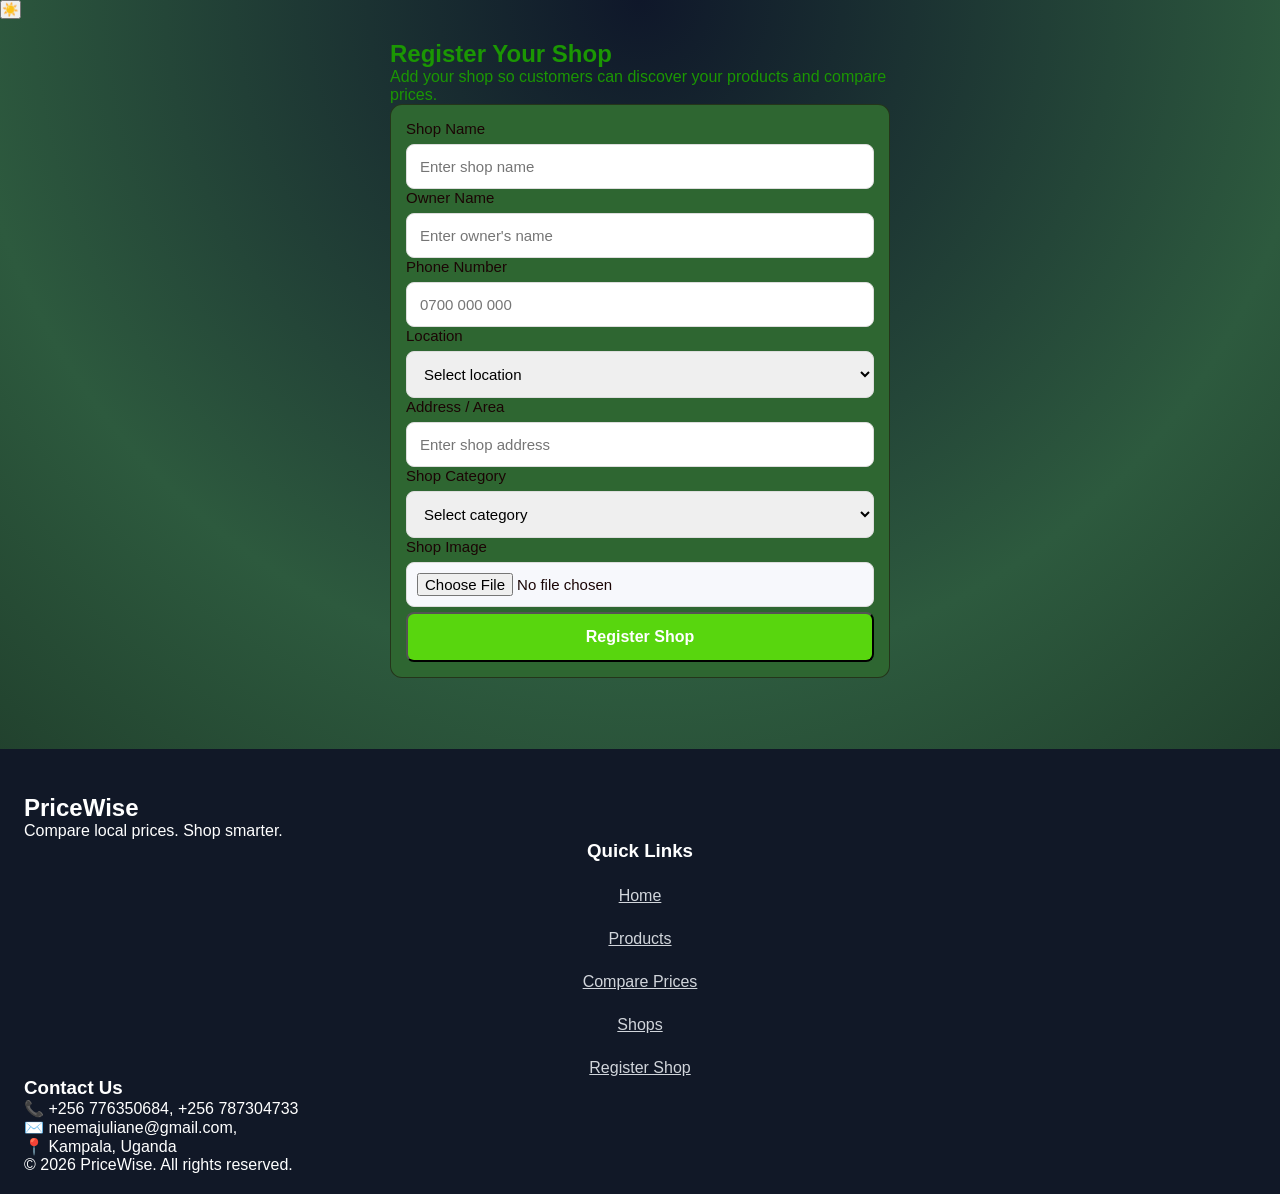
<file: shop-form.html>
<!DOCTYPE html>
<html lang="en">

<head>
    <meta charset="UTF-8">
    <meta name="viewport" content="width=device-width, initial-scale=1.0">

    <title>PriceWise</title>

    <style>

* {
    margin: 0;
    padding: 0;
    box-sizing: border-box;
}

body {
    font-family: Arial, Helvetica, sans-serif;
    background: radial-gradient(circle at top, #0f172a, #2d5a3e,#14251b);
    color: rgb(27, 151, 3);
    overflow-x: hidden;
}     
.regester h2 {
    text-align: center;

    font-size: 32px;

    margin-bottom: 10px;

    color:#58d60e;

    font-family: 'Franklin Gothic Medium', 'Arial Narrow', Arial, sans-serif;
}
.container {
    display: grid;
    margin: auto;
    height: 680px;
    width: 500px;
    align-items: center;
    
   
    

}
.shop-form {
    background: #2e6631;
    border: 1px solid rgb(27, 5, 5,.5);
    padding: 15px;
    color: rgb(27, 5, 5);
    border-radius: 12px;
    /* outline: none; */
    font-size: 18px;
    
   
}


.form-group {
    display: flex;

    flex-direction: column;

    gap: 7px;
}

.form-group label {
    font-weight: 400;
    font-family: Arial, Helvetica, sans-serif;
    font-size: 15px;
}

.form-group input,
.form-group select {
    width: 100%;

    padding: 13px;

    border: 1px solid #ddd;

    border-radius: 8px;

    font-size: 15px;

    font-family: inherit;

    outline: none;
}


.form-group input:focus,
.form-group select:focus {
    border-color: #5b4bdb;
}

.form-group input[type="file"] {
    padding: 10px;

    background-color: #f7f8fc;
}



.register-button {
    width: 100%;

    padding: 14px;

    background-color: #58d60e;

    color: white;

    border-radius: 8px;

    font-size: 16px;

    font-weight: 600;

    cursor: pointer;

    margin-top: 5px;
}


.register-button:hover {
    background-color: #1dad30;
}


body.dark-mode .form-hero {
    background: #111815;
}

body.dark-mode .form-hero h2 {
    color: #f1f5f2;
}

body.dark-mode .form-hero p {
    color: #aebbb3;
}

body.dark-mode #shopForm {
    background: #18221d;
    border-color: #2d3b33;
    box-shadow: none;
}

body.dark-mode #shopForm label {
    color: #d5ded8;
}

body.dark-mode #shopForm input,
body.dark-mode #shopForm select,
body.dark-mode #shopForm textarea {
    background: #111815;
    color: #f1f5f2;
    border-color: #35443b;
}

body.dark-mode #shopForm input::placeholder,
body.dark-mode #shopForm textarea::placeholder {
    color: #75827a;
}




@media (max-width: 650px) {

    .form-hero {
        padding: 50px 20px 30px;
    }

    .form-hero h1 {
        font-size: 38px;
    }

    .form-hero p {
        font-size: 15px;
    }

    .shop-form-section {
        padding: 30px 16px 60px;
    }

    #shopForm {
        padding: 25px 20px;
        border-radius: 14px;
    }

    .form-row {
        grid-template-columns: 1fr;
        gap: 0;
    }
}


.footer-content {
    flex-direction: column;
    text-align: center;
}

.footer-links {
    flex-direction: column;
    gap: 12px;
    text-align: center;
}
.footer-links {
    display: flex;
    gap: 25px;
}

.footer-links a {
    color: #d1d5db;
}

.footer-links a:hover {
    color: #4ade80;
}

.copyright {
    max-width: 1100px;

    margin: 35px auto 0;
    padding-top: 20px;

    border-top: 1px solid #374151;

    text-align: center;

    color: #9ca3af;
    font-size: 13px;
}

.footer-content {
    max-width: 1100px;
    margin: 0 auto;

    display: flex;
    justify-content: space-between;
    align-items: center;

    gap: 30px;
}

.footer .logo {
    color: white;
}

.footer-content p {
    color: #9ca3af;
    margin-top: 8px;
}
/* =========================================
   FOOTER
========================================= */

.footer {
    margin-top: 50px;

    background: #111827;
    color: white;

    padding: 45px 24px 20px;
}
 </style>
</head>

<body>

<main>

    <button id="theme-toggle" class="theme-btn">
        ☀️
    </button>

<section class="register-shop" id="register">

    <div class="container">

        <div class="register-card">

            <div class="register-heading">

                <span class="register-icon"></span>

                <h2>Register Your Shop</h2>

                <p>
                    Add your shop so customers can discover
                    your products and compare prices.
                </p>

            </div>


          

            <form class="shop-form">

                

                <div class="form-group">

                    <label for="shop-name">
                        Shop Name
                    </label>

                    <input type="text" id="shop-name" name="shop-name" placeholder="Enter shop name" required>

                </div>


               

                <div class="form-group">

                    <label for="owner-name">
                        Owner Name
                    </label>

                    <input type="text" id="owner-name" name="owner-name" placeholder="Enter owner's name" required>

                </div>


      

                <div class="form-group">

                    <label for="phone">
                        Phone Number
                    </label>

                    <input type="tel" id="phone" name="phone" placeholder="0700 000 000" required>

                </div>


              

                <div class="form-group">

                    <label for="location">
                        Location
                    </label>

                    <select id="location" name="location" required>

                        <option value="">
                            Select location
                        </option>

                        <option value="nakawa">
                            Nakawa
                        </option>

                        <option value="ntinda">
                            Ntinda
                        </option>

                        <option value="kalerwe">
                            Kalerwe
                        </option>

                        <option value="kampala">
                            Kampala
                        </option>

                    </select>

                </div>


                

                <div class="form-group">

                    <label for="address">
                        Address / Area
                    </label>

                    <input type="text" id="address" name="address" placeholder="Enter shop address">

                </div>


                

                <div class="form-group">

                    <label for="category">
                        Shop Category
                    </label>

                    <select id="category" name="category" required>

                        <option value="">
                            Select category
                        </option>

                        <option value="grocery">
                            Grocery
                        </option>

                        <option value="clothing">
                            Clothing
                        </option>

                        <option value="electronics">
                            Electronics
                        </option>

                        <option value="household">
                            Household
                        </option>

                    </select>

                </div>


                

                <div class="form-group">

                    <label for="shop-image">
                        Shop Image
                    </label>

                    <input type="file" id="shop-image" name="shop-image" accept="image/*">

                </div>


                

                <button type="submit" class="register-button">
                    Register Shop
                </button>

            </form>

        </div>

    </div>

</section>
</main>

<footer class="footer">

    <div class="footer-container">



        <div class="footer-about">

            <h2>PriceWise</h2>

            <p>
                Compare local prices.
                Shop smarter.
            </p>

        </div>




        <div class="footer-links">

            <h3>Quick Links</h3>

            <a href="#home">Home</a>

            <a href="#products">Products</a>

            <a href="#comparison">Compare Prices</a>

            <a href="#shops">Shops</a>

            <a href="#register">Register Shop</a>

        </div>




        <div class="footer-contact">

            <h3>Contact Us</h3>

            <p>📞 +256 776350684, +256 787304733</p>

            <p>✉️ neemajuliane@gmail.com, </p>

            <p>📍 Kampala, Uganda</p>

        </div>

    </div>




    <div class="footer-bottom">

        <p>
            © 2026 PriceWise. All rights reserved.
        </p>

    </div>

</footer>
<script src="js/script.js"></script>

</body>
</html>
</file>
<file: css/style.css>
* {
    margin: 0;
    padding: 0;
    box-sizing: border-box;
}

html {
    scroll-behavior: smooth;
}

body {
    font-family: Arial, Helvetica, sans-serif;
    background: radial-gradient(circle at top, #0f172a, #2b7949);
    color: rgb(27, 151, 3);
    overflow-x: hidden;
}


header {
    position: absolute;
    top: 0;
    left: 0;

    width: 100%;
    background-color: #465537;

    z-index: 1000;
}

nav {
    width: 100%;
    max-width: 1200px;

    min-height: 75px;

    margin: 0 auto;
    padding: 0 30px;

    display: flex;
    align-items: center;
    justify-content: space-between;

    background: rgba(0, 0, 0, 0.20);

    backdrop-filter: blur(10px);
    -webkit-backdrop-filter: blur(10px);

    border-bottom: 1px solid rgba(255, 255, 255, 0.15);
}

.logo {
    color: white;

    font-size: 1.6rem;
    font-weight: 800;

    white-space: nowrap;
}



#navLinks {
    list-style: none;

    display: flex;
    align-items: center;

    gap: 30px;
}

#navLinks li {
    list-style: none;
}

#navLinks a {
    position: relative;

    color: white;

    text-decoration: none;

    font-size: 1rem;
    font-weight: 600;

    transition: 0.3s ease;
}

#navLinks a:hover {
    color: #15fa34;
}




#navLinks a:first-child {
    color: #15fa4e;
}



.menu-button {
    display: none;

    width: 42px;
    height: 42px;

    border: none;
    border-radius: 8px;

    background: rgba(255, 255, 255, 0.15);

    color: white;

    font-size: 1.2rem;

    cursor: pointer;
}



.theme-btn {
    width: 42px;
    height: 42px;

    border: none;
    border-radius: 50%;

    background: rgba(255, 255, 255, 0.15);

    color: white;

    font-size: 1rem;

    cursor: pointer;

    transition: 0.3s ease;
}

.theme-btn:hover {
    background: rgba(255, 255, 255, 0.30);

    transform: rotate(15deg);
}


.hero {
    background:
            linear-gradient(rgba(26, 24, 24, 0.1),
                rgba(29, 0, 0, 0.3)),
            url('../images/1c.jpeg');
  
    background-size: cover;
    background-position: center;
    padding: 80px 40px;
    color: white;
    display: flex;
    align-items: center;
}

.typing {
    border-right: 3px solid #22c55e;
    white-space: nowrap;
    overflow: hidden;
    display: inline-block;
    animation: typing 3s steps(30) infinite alternate;
}

.eyebrow {
    color: #0ae252;
    letter-spacing: 2px;
    font-size: 0.8rem;
}

h1 {
    font-size: 3rem;
    font-weight: 800;
    line-height: 1.1;
}

.btn-primary {
    background: #0fce3f;
    color: white;
}

.btn-outline {
    background: white;
    color: #333;
    border: none;
}

section.feature {
    background: #465537;
    color: white;
    padding: 60px 20px;
}


.hero-images {
    
    height: 400px;

    border-radius: 50%;
    overflow: hidden;
    margin-left: auto;

    display: flex;
    justify-content: center;
        
    align-items: center;
    width: 50%;
    gap: 20px;
}

.hero-images img {
    width: 230px;
    height: 230px;

    border-radius: 50%;

    object-fit: cover;
}



.hero-content {
    flex: 1;

    max-width: 600px;
}

.hero-small-text {
    display: inline-block;

    margin-bottom: 18px;

    padding: 8px 16px;

    border-radius: 30px;

    background: #dcfce7;

    color: #15803d;

    font-size: 0.85rem;

    font-weight: 700;

    letter-spacing: 1.5px;
}


.hero h1 {
    margin-bottom: 22px;

    font-size: clamp(3rem, 5vw, 5rem);

    line-height: 1.05;

    font-weight: 800;

    color: #111827;
}

.hero h1 span {
    display: block;

    color: #15fa3b;
}


.hero-description {
    max-width: 550px;

    margin-bottom: 32px;

    color: #4b5563;

    font-size: 1.15rem;

    line-height: 1.7;
}



.hero-button {
    display: inline-block;

    padding: 15px 30px;

    border-radius: 9px;

    background: #16a34a;

    color: white;

    text-decoration: none;

    font-weight: 700;

    transition: 0.3s ease;

    box-shadow: 0 8px 20px rgba(22, 163, 74, 0.25);
}

.hero-button:hover {
    background: #15803d;

    transform: translateY(-3px);
}

.hero-overlay {
    position: absolute;

    inset: 0;

    background:
        linear-gradient(90deg,
            rgba(0, 0, 0, 0.78) 0%,
            rgba(0, 0, 0, 0.58) 45%,
            rgba(0, 0, 0, 0.30) 100%);

    z-index: 1;
}

.hero-small-text {
    display: inline-block;

    margin-bottom: 18px;

    padding: 8px 16px;

    border-radius: 30px;

    background: rgba(255, 255, 255, 0.14);

    border: 1px solid rgba(255, 255, 255, 0.25);

    backdrop-filter: blur(8px);

    font-size: 0.85rem;

    font-weight: 700;

    letter-spacing: 1.5px;
}


.hero h1 {
    max-width: 720px;

    margin-bottom: 22px;

    font-size: clamp(3rem, 6vw, 5rem);

    line-height: 1.05;

    font-weight: 800;
}

.hero h1 span {
    color: #07d44b;
}



.hero-description {
    max-width: 620px;

    margin-bottom: 32px;

    font-size: 1.15rem;

    line-height: 1.7;

    color: rgba(255, 255, 255, 0.92);
}


.hero-button {
    display: inline-block;

    padding: 14px 28px;

    border-radius: 8px;

    background: #16a34a;

    color: white;

    text-decoration: none;

    font-size: 1rem;

    font-weight: 700;

    transition: 0.3s ease;

    box-shadow: 0 8px 25px rgba(0, 0, 0, 0.25);
}

.hero-button:hover {
    background: #15803d;

    transform: translateY(-3px);

    box-shadow: 0 12px 30px rgba(0, 0, 0, 0.30);
}


body,
header,
nav,
.hero,
.hero-content,
.hero-small-text,
.hero-description,
.hero-button,
.theme-btn,
section.feature {
    transition:
        background-color 0.35s ease,
        color 0.35s ease,
        border-color 0.35s ease;
}




body {
    background: #f8fafc;
    color: #1f2937;
}



.hero {
    background-color: #f8fafc;
}




.hero h1 {
    color: white;
}




.hero-description {
    color: rgba(255, 255, 255, 0.92);
}




section.feature {
    background: #465537;
    color: white;
}



body.dark-mode {
    background: #0f172a;
    color: #f8fafc;
}




body.dark-mode header {
    background-color: #111827;
}




body.dark-mode nav {
    background: rgba(0, 0, 0, 0.45);
}




body.dark-mode #navLinks a {
    color: #f8fafc;
}

body.dark-mode #navLinks a:hover {
    color: #22c55e;
}



body.dark-mode .hero {
    background-color: #0f172a;
}



body.dark-mode .hero h1 {
    color: white;
}

body.dark-mode .hero h1 span {
    color: #22c55e;
}

body.dark-mode .hero-description {
    color: #d1d5db;
}



body.dark-mode .hero-small-text {
    background: rgba(34, 197, 94, 0.15);
    color: #86efac;

    border-color: rgba(134, 239, 172, 0.3);
}




body.dark-mode section.feature {
    background: #111827;
    color: #f8fafc;
}




body.dark-mode .theme-btn {
    background: rgba(255, 255, 255, 0.15);
    color: white;
}




body.dark-mode .hero-button {
    background: #16a34a;
    color: white;
}

body.dark-mode .hero-button:hover {
    background: #22c55e;
}



@media (max-width: 768px) {
    .hero {
        flex-direction: column;
        padding: 110px 20px 60px;
        gap: 40px;
        text-align: center;
    }

    .hero-content,
    .hero-images {
        width: 100%;
    }

    .hero-images {
        height: auto;
        flex-wrap: wrap;
    }

    .hero-images img {
        width: 140px;
        height: 140px;
    }

    .hero-small-text,
    .hero-description {
        margin-inline: auto;
    }

    .hero-button {
        width: 100%;
    }

    .hero h1 {
        font-size: 2.4rem;
    }
}
</file>
